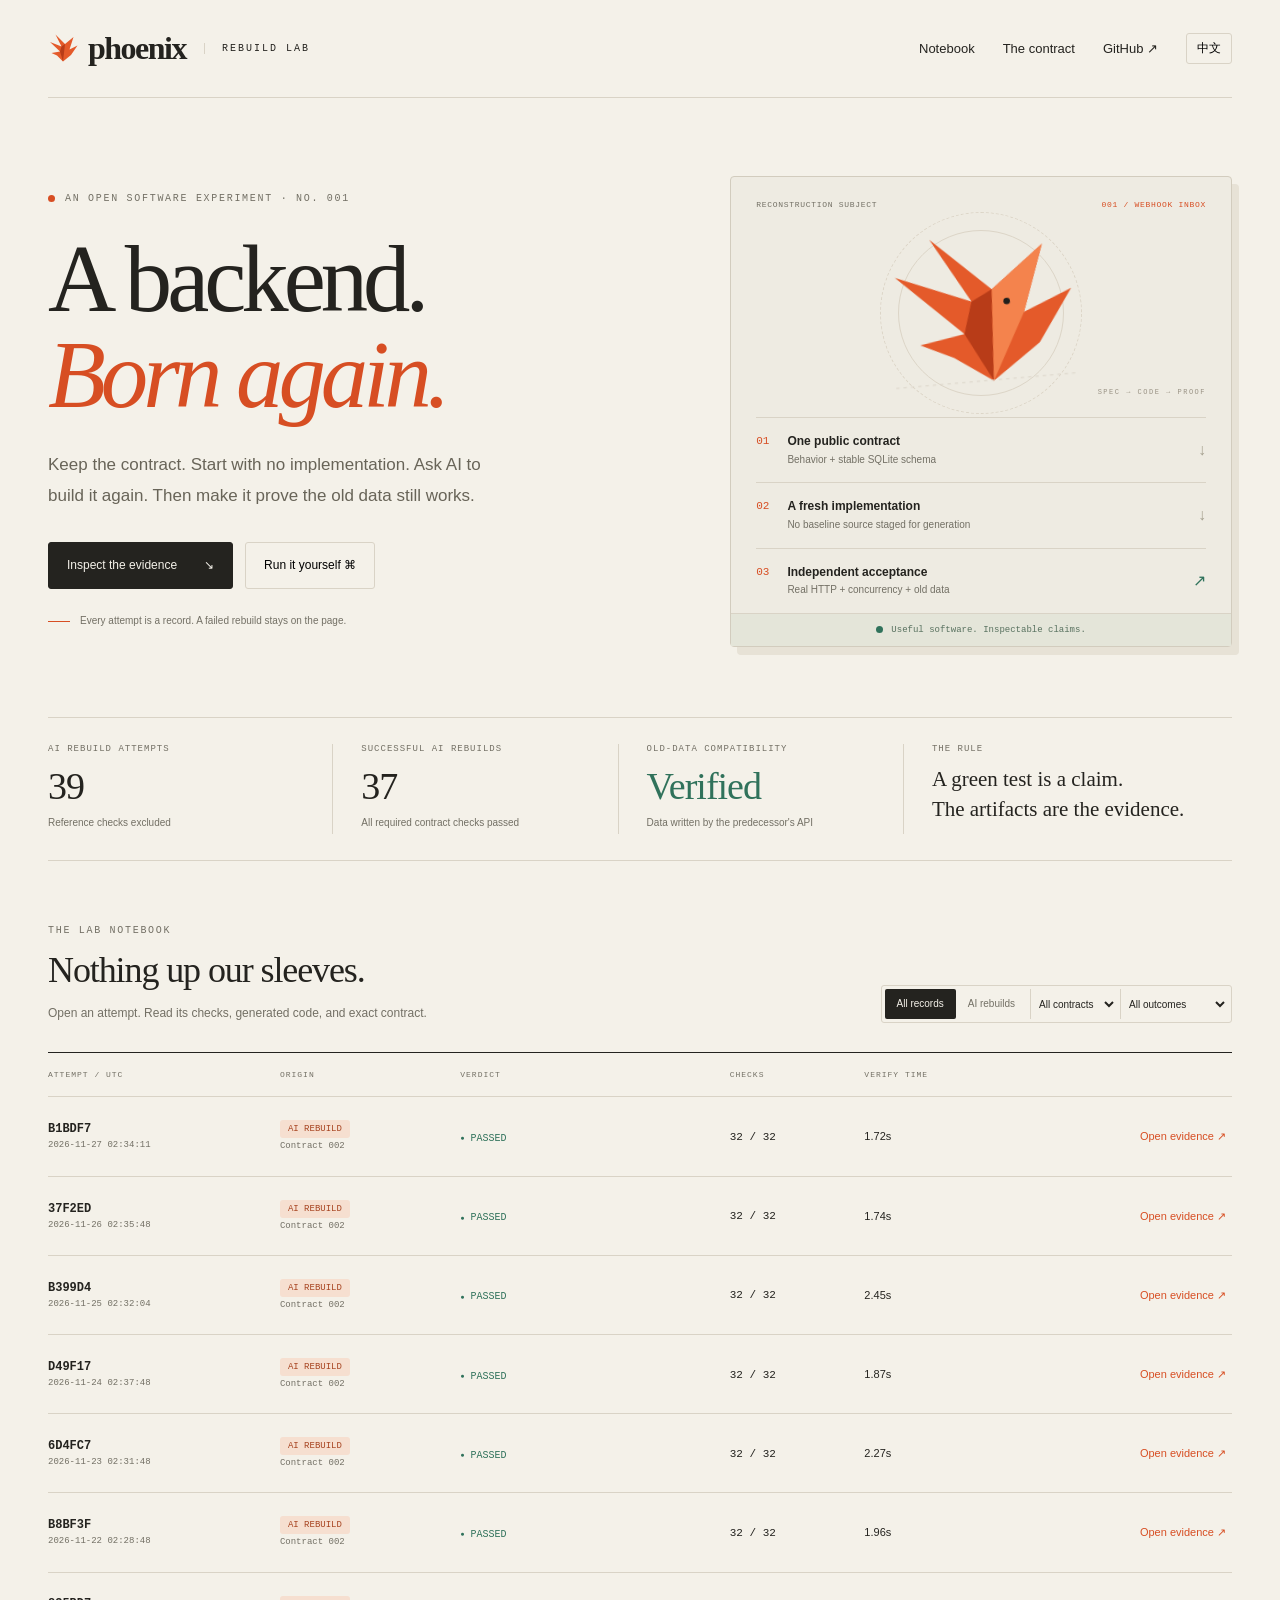
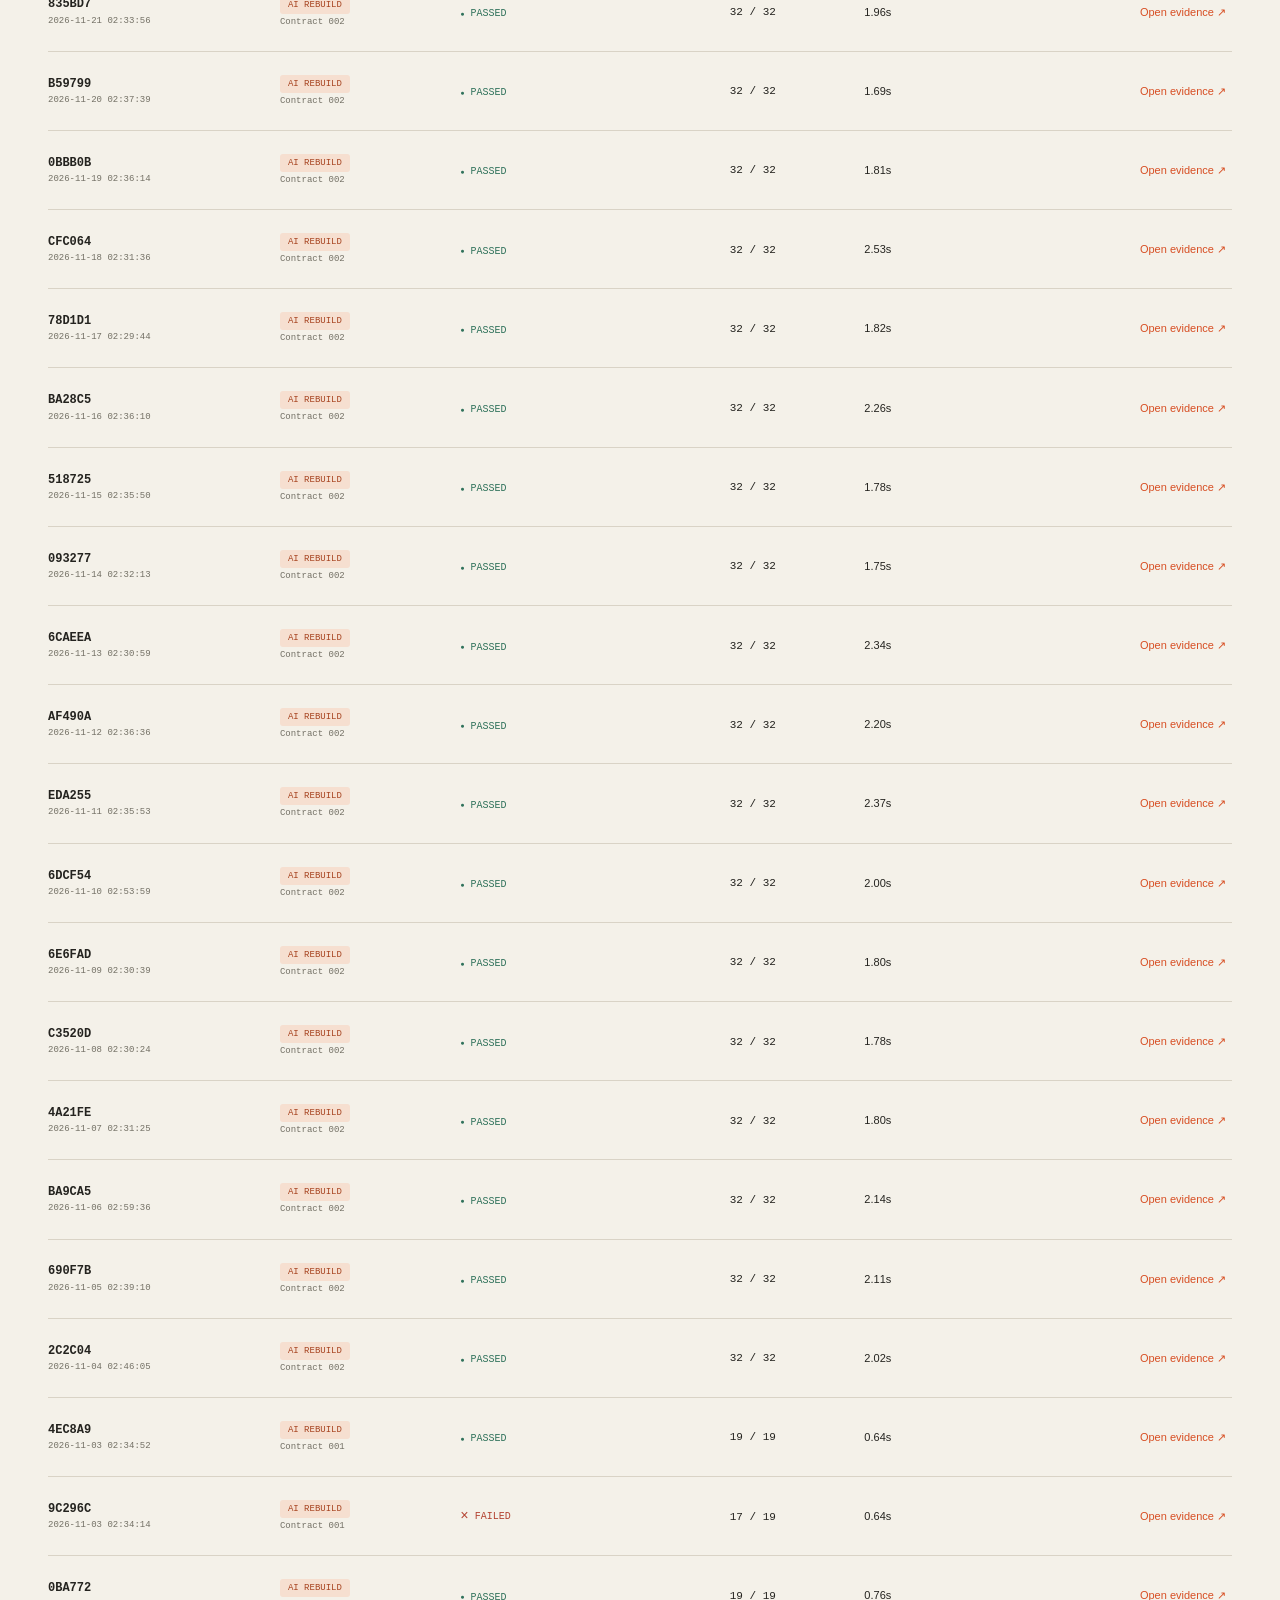
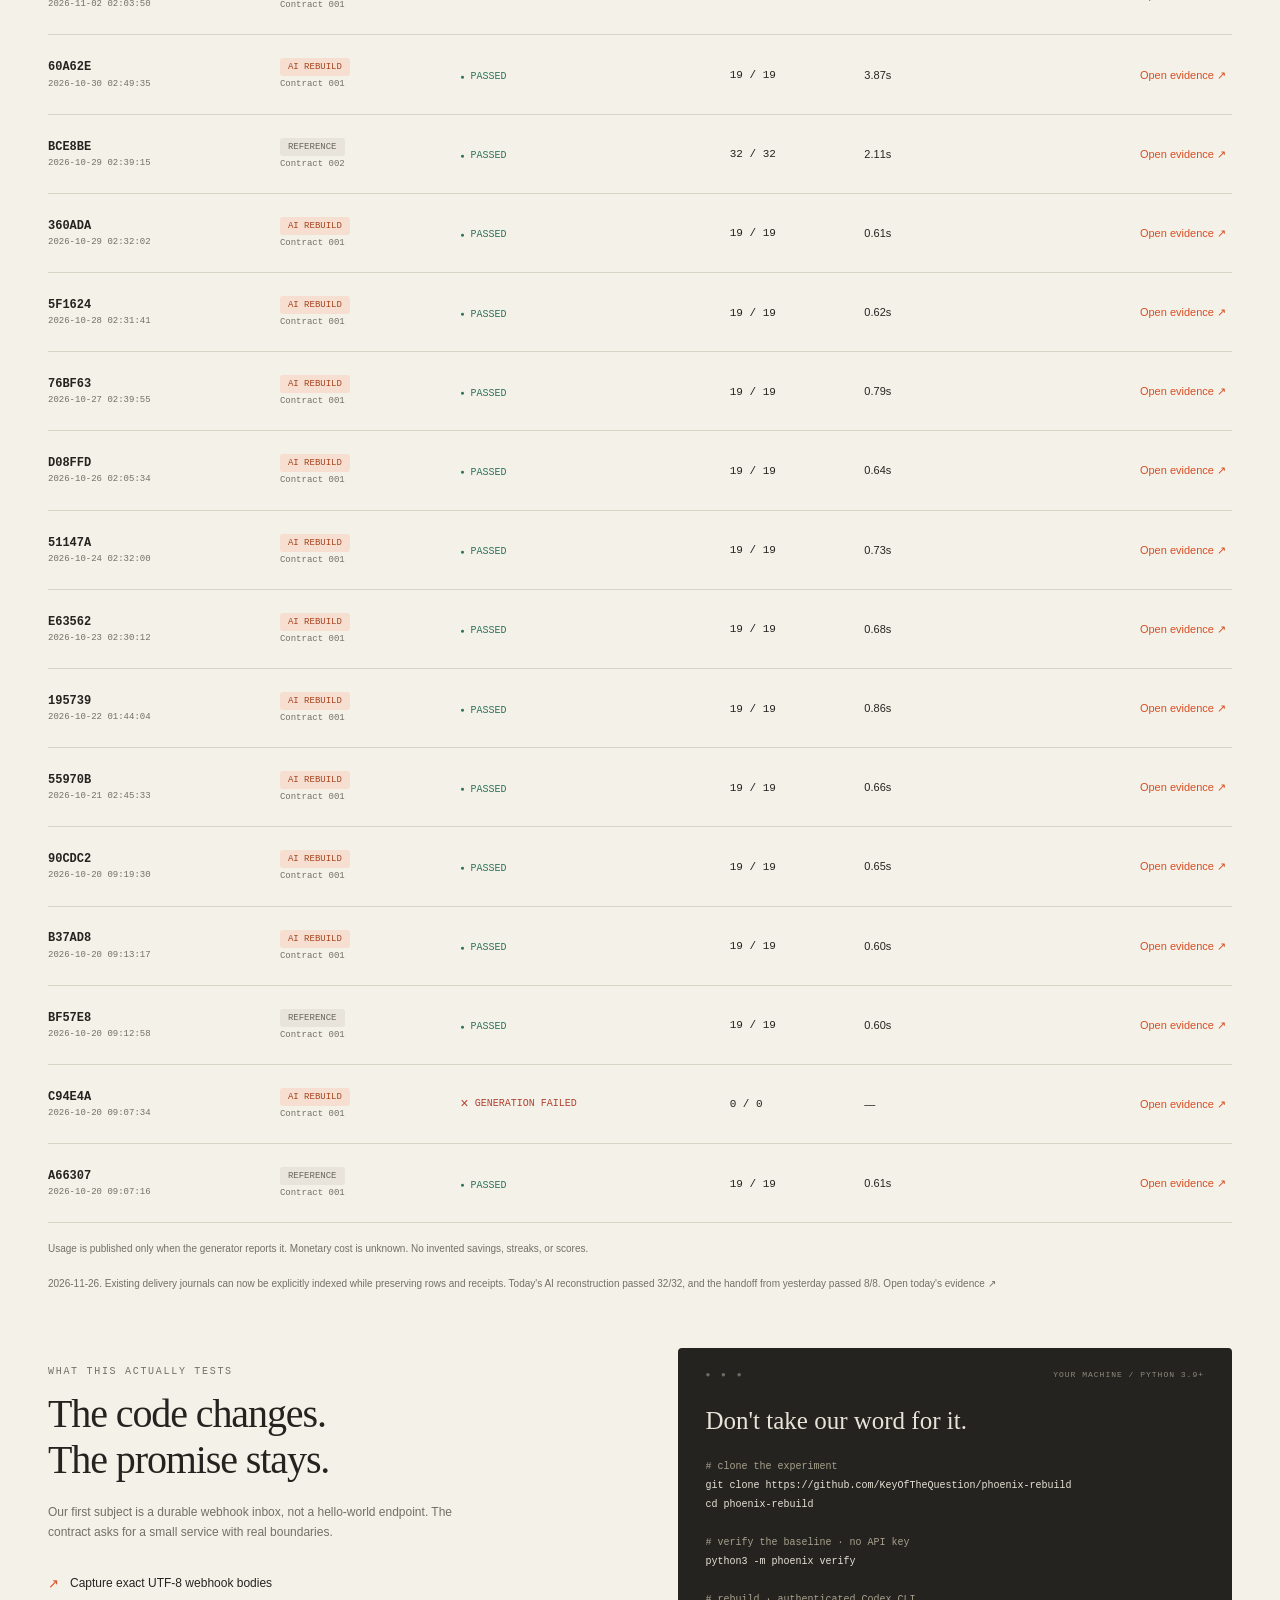
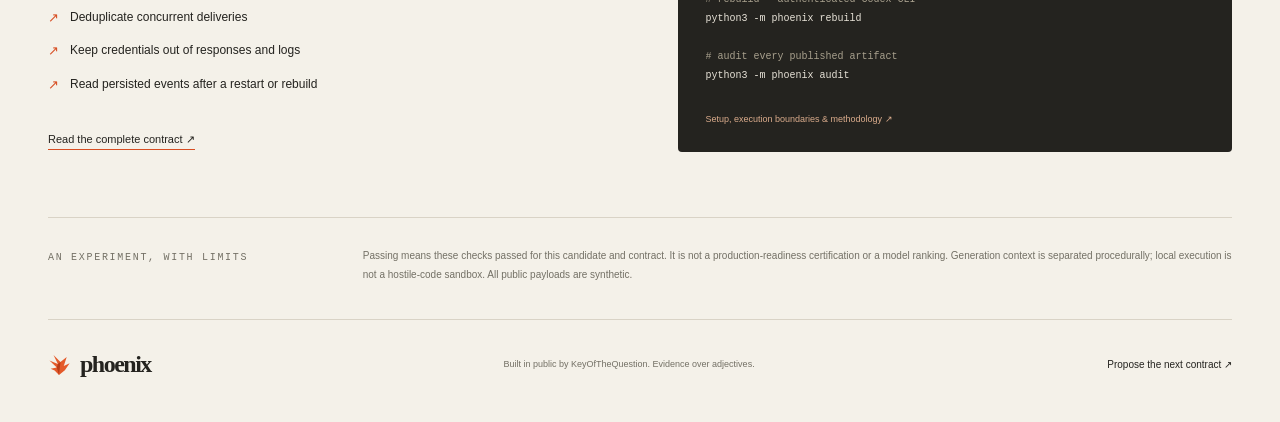
<file: docs/index.html>
<!doctype html>
<html lang="en">
<head>
  <meta charset="utf-8">
  <meta name="viewport" content="width=device-width,initial-scale=1">
  <meta name="theme-color" content="#f4f1e9">
  <meta name="description" content="Can AI rebuild the same backend from a contract? Phoenix publishes the source, acceptance checks, and data compatibility evidence from every attempt.">
  <meta property="og:title" content="Phoenix — a backend, born again.">
  <meta property="og:description" content="Fresh code. The same contract. The old data. An open, executable AI engineering experiment.">
  <meta property="og:image" content="https://keyofthequestion.github.io/phoenix-rebuild/og.svg">
  <title>Phoenix — A backend, born again.</title>
  <link rel="icon" type="image/svg+xml" href="mark.svg">
  <link rel="stylesheet" href="style.css?v=20261122">
  <script src="app.js?v=20261126" defer></script>
</head>
<body>
  <a class="skip" href="#notebook">Skip to experiment records</a>
  <header class="shell topbar">
    <a class="brand" href="#" aria-label="Phoenix home"><img src="mark.svg" width="30" height="32" alt=""><strong>phoenix</strong><span>REBUILD LAB</span></a>
    <nav aria-label="Main navigation"><a href="#notebook" data-i18n="navNotebook">Notebook</a><a href="contract.html" data-i18n="navContract">The contract</a><a href="https://github.com/KeyOfTheQuestion/phoenix-rebuild" target="_blank" rel="noopener">GitHub ↗</a><button id="language" class="language" aria-label="Switch language">中文</button></nav>
  </header>
  <main>
    <section class="shell hero">
      <div class="hero-copy">
        <div class="eyebrow"><span class="orange-dot"></span><span data-i18n="eyebrow">AN OPEN SOFTWARE EXPERIMENT · NO. 001</span></div>
        <h1 data-i18n="headline">A backend.<br><em>Born again.</em></h1>
        <p class="intro" data-i18n="intro">Keep the contract. Start with no implementation. Ask AI to build it again. Then make it prove the old data still works.</p>
        <div class="hero-actions"><a class="button primary" href="#notebook"><span data-i18n="inspect">Inspect the evidence</span><span>↘</span></a><button class="button secondary" id="copy-command" type="button" data-i18n="run">Run it yourself ⌘</button></div>
        <div class="hero-footnote"><span class="tiny-rule"></span><span data-i18n="footnote">Every attempt is a record. A failed rebuild stays on the page.</span></div>
      </div>
      <div class="experiment-card" aria-label="Reconstruction experiment diagram">
        <div class="card-caption"><span data-i18n="subjectLabel">RECONSTRUCTION SUBJECT</span><span class="capsule">001 / WEBHOOK INBOX</span></div>
        <div class="phoenix-art" aria-hidden="true"><div class="orbit orbit-one"></div><div class="orbit orbit-two"></div><svg viewBox="0 0 300 240"><path d="M48 68L139 105L94 25L165 92L231 42L202 123L262 99L218 162L158 204L112 172L72 153L127 144Z" fill="#e45a2a"/><path d="M139 105L165 92L158 204L127 144Z" fill="#b83c18"/><path d="M165 92L231 42L202 123L158 204Z" fill="#f4834d"/><circle cx="182" cy="108" r="4" fill="#201f1c"/><path d="M38 203H260" stroke="#d8d2c4" stroke-dasharray="4 5"/></svg><span class="coordinate">SPEC → CODE → PROOF</span></div>
        <div class="flow-step"><span class="step-number">01</span><div><b data-i18n="flow1">One public contract</b><small data-i18n="flow1sub">Behavior + stable SQLite schema</small></div><span class="flow-symbol">↓</span></div>
        <div class="flow-step"><span class="step-number">02</span><div><b data-i18n="flow2">A fresh implementation</b><small data-i18n="flow2sub">No baseline source staged for generation</small></div><span class="flow-symbol">↓</span></div>
        <div class="flow-step"><span class="step-number">03</span><div><b data-i18n="flow3">Independent acceptance</b><small data-i18n="flow3sub">Real HTTP + concurrency + old data</small></div><span class="flow-symbol checkmark">↗</span></div>
        <div class="card-bottom"><span class="green-dot"></span><span data-i18n="cardBottom">Useful software. Inspectable claims.</span></div>
      </div>
    </section>
    <section class="shell metric-strip" aria-label="Measured experiment results">
      <div><span class="metric-label" data-i18n="aiRuns">AI REBUILD ATTEMPTS</span><b id="ai-count">—</b><small data-i18n="aiCountNote">Reference checks excluded</small></div>
      <div><span class="metric-label" data-i18n="successful">SUCCESSFUL AI REBUILDS</span><b id="success-count">—</b><small data-i18n="successNote">All required contract checks passed</small></div>
      <div><span class="metric-label" data-i18n="compat">OLD-DATA COMPATIBILITY</span><b id="compat-status">—</b><small data-i18n="compatNote">Data written by the predecessor's API</small></div>
      <div class="metric-principle"><span class="metric-label" data-i18n="principle">THE RULE</span><p data-i18n="principleText">A green test is a claim.<br>The artifacts are the evidence.</p></div>
    </section>
    <section class="shell notebook" id="notebook">
      <div class="section-heading">
        <div><div class="eyebrow" data-i18n="labNotes">THE LAB NOTEBOOK</div><h2 data-i18n="recordTitle">Nothing up our sleeves.</h2><p data-i18n="recordIntro">Open an attempt. Read its checks, generated code, and exact contract.</p></div>
        <div class="filters" role="group" aria-labelledby="record-filters-label">
          <span class="sr-only" id="record-filters-label" data-i18n="recordFilters">Filter experiment records</span>
          <button class="active" data-filter="all" aria-pressed="true" data-i18n="all">All records</button>
          <button data-filter="ai-rebuild" aria-pressed="false" data-i18n="aiOnly">AI rebuilds</button>
          <label class="sr-only" for="contract-filter" data-i18n="contractFilter">Filter by contract</label>
          <select id="contract-filter">
            <option value="all" data-i18n="allContracts">All contracts</option>
            <option value="001" data-i18n="contract001">Contract 001</option>
            <option value="002" data-i18n="contract002">Contract 002</option>
          </select>
          <label class="sr-only" for="outcome-filter" data-i18n="outcomeFilter">Filter by outcome</label>
          <select id="outcome-filter">
            <option value="all" data-i18n="allOutcomes">All outcomes</option>
            <option value="passed" data-i18n="passedOutcome">Passed</option>
            <option value="failed" data-i18n="failedOutcome">Acceptance failed</option>
            <option value="generation-failed" data-i18n="generationFailedOutcome">Generation failed</option>
            <option value="verification-error" data-i18n="verificationErrorOutcome">Verification error</option>
          </select>
        </div>
      </div>
      <div id="load-error" role="status" hidden></div>
      <div class="table-wrap"><table><caption class="sr-only">Phoenix experiment records</caption><thead><tr><th data-i18n="colAttempt">ATTEMPT / UTC</th><th data-i18n="colOrigin">ORIGIN</th><th data-i18n="colVerdict">VERDICT</th><th data-i18n="colChecks">CHECKS</th><th data-i18n="colDuration">VERIFY TIME</th><th><span class="sr-only">Evidence</span></th></tr></thead><tbody id="runs"><tr><td colspan="6" class="empty" data-i18n="loading">Loading the public record…</td></tr></tbody></table></div>
      <p class="ledger-note" data-i18n="ledgerNote">Usage is published only when the generator reports it. Monetary cost is unknown. No invented savings, streaks, or scores.</p>
      <p class="ledger-note" data-i18n="maintenanceNote">2026-11-26. Existing delivery journals can now be explicitly indexed while preserving rows and receipts. Today's AI reconstruction passed 32/32, and the handoff from yesterday passed 8/8. <a href="?run=20261126T023550Z-37f2ed">Open today's evidence ↗</a></p>
    </section>
    <section class="shell lower-grid">
      <article class="method"><div class="eyebrow" data-i18n="whatProves">WHAT THIS ACTUALLY TESTS</div><h2 data-i18n="methodTitle">The code changes.<br>The promise stays.</h2><p data-i18n="methodIntro">Our first subject is a durable webhook inbox, not a hello-world endpoint. The contract asks for a small service with real boundaries.</p><ul><li data-i18n="feature1">Capture exact UTF-8 webhook bodies</li><li data-i18n="feature2">Deduplicate concurrent deliveries</li><li data-i18n="feature3">Keep credentials out of responses and logs</li><li data-i18n="feature4">Read persisted events after a restart or rebuild</li></ul><a class="text-link" href="contract.html" data-i18n="readContract">Read the complete contract ↗</a></article>
      <article class="terminal-card"><div class="terminal-top"><span>● ● ●</span><span>YOUR MACHINE / PYTHON 3.9+</span></div><h3 data-i18n="replicate">Don't take our word for it.</h3><pre><code><span class="comment"># clone the experiment</span>
git clone https://github.com/KeyOfTheQuestion/phoenix-rebuild
cd phoenix-rebuild

<span class="comment"># verify the baseline · no API key</span>
python3 -m phoenix verify

<span class="comment"># rebuild · authenticated Codex CLI</span>
python3 -m phoenix rebuild

<span class="comment"># audit every published artifact</span>
python3 -m phoenix audit</code></pre><a class="terminal-link" href="https://github.com/KeyOfTheQuestion/phoenix-rebuild/blob/main/docs/setup.md" data-i18n="setup">Setup, execution boundaries & methodology ↗</a></article>
    </section>
    <section class="shell limits"><span class="eyebrow" data-i18n="honestTitle">AN EXPERIMENT, WITH LIMITS</span><p data-i18n="honestBody">Passing means these checks passed for this candidate and contract. It is not a production-readiness certification or a model ranking. Generation context is separated procedurally; local execution is not a hostile-code sandbox. All public payloads are synthetic.</p></section>
  </main>
  <footer class="shell footer"><a class="brand" href="#"><img src="mark.svg" alt="" width="22" height="24"><strong>phoenix</strong></a><span data-i18n="footer">Built in public by KeyOfTheQuestion. Evidence over adjectives.</span><a href="https://github.com/KeyOfTheQuestion/phoenix-rebuild/issues/new?template=contract-change.yml" data-i18n="challenge">Propose the next contract ↗</a></footer>
  <dialog id="evidence-dialog" aria-labelledby="dialog-title">
    <div class="dialog-top"><span class="eyebrow">EVIDENCE / <span id="dialog-run-id"></span></span><button id="close-dialog" type="button" aria-label="Close evidence">×</button></div>
    <h2 id="dialog-title">Acceptance report</h2><p id="dialog-summary"></p>
    <div class="artifact-links" id="artifact-links"></div>
    <p><a class="text-link" id="evidence-permalink">Permalink ↗</a></p>
    <section id="replay-instructions" hidden aria-labelledby="replay-heading">
      <h3 id="replay-heading">Replay this record</h3>
      <pre class="replay-command"><code id="replay-command"></code></pre>
      <p class="ledger-note" id="replay-notice"></p>
    </section>
    <div id="checks-list"></div><p class="ledger-note" id="dialog-provenance"></p>
  </dialog>
</body>
</html>
</file>
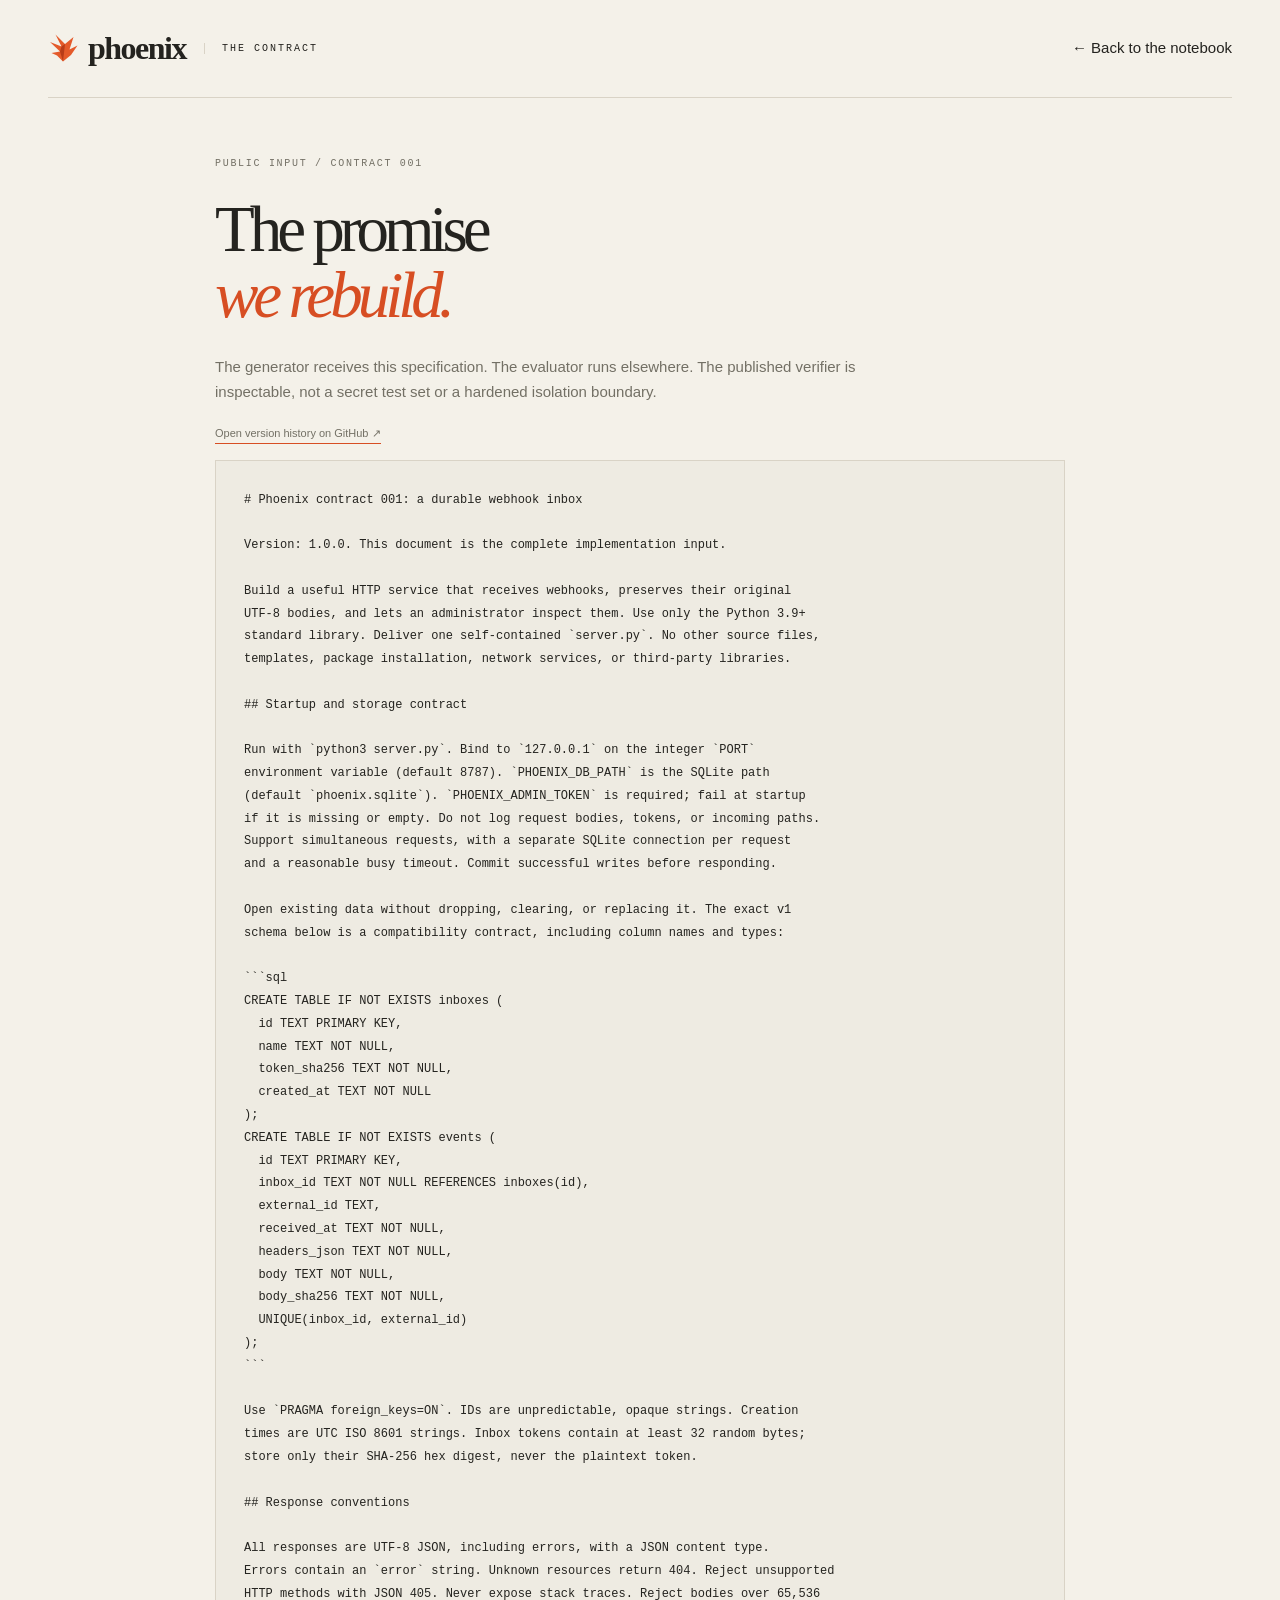
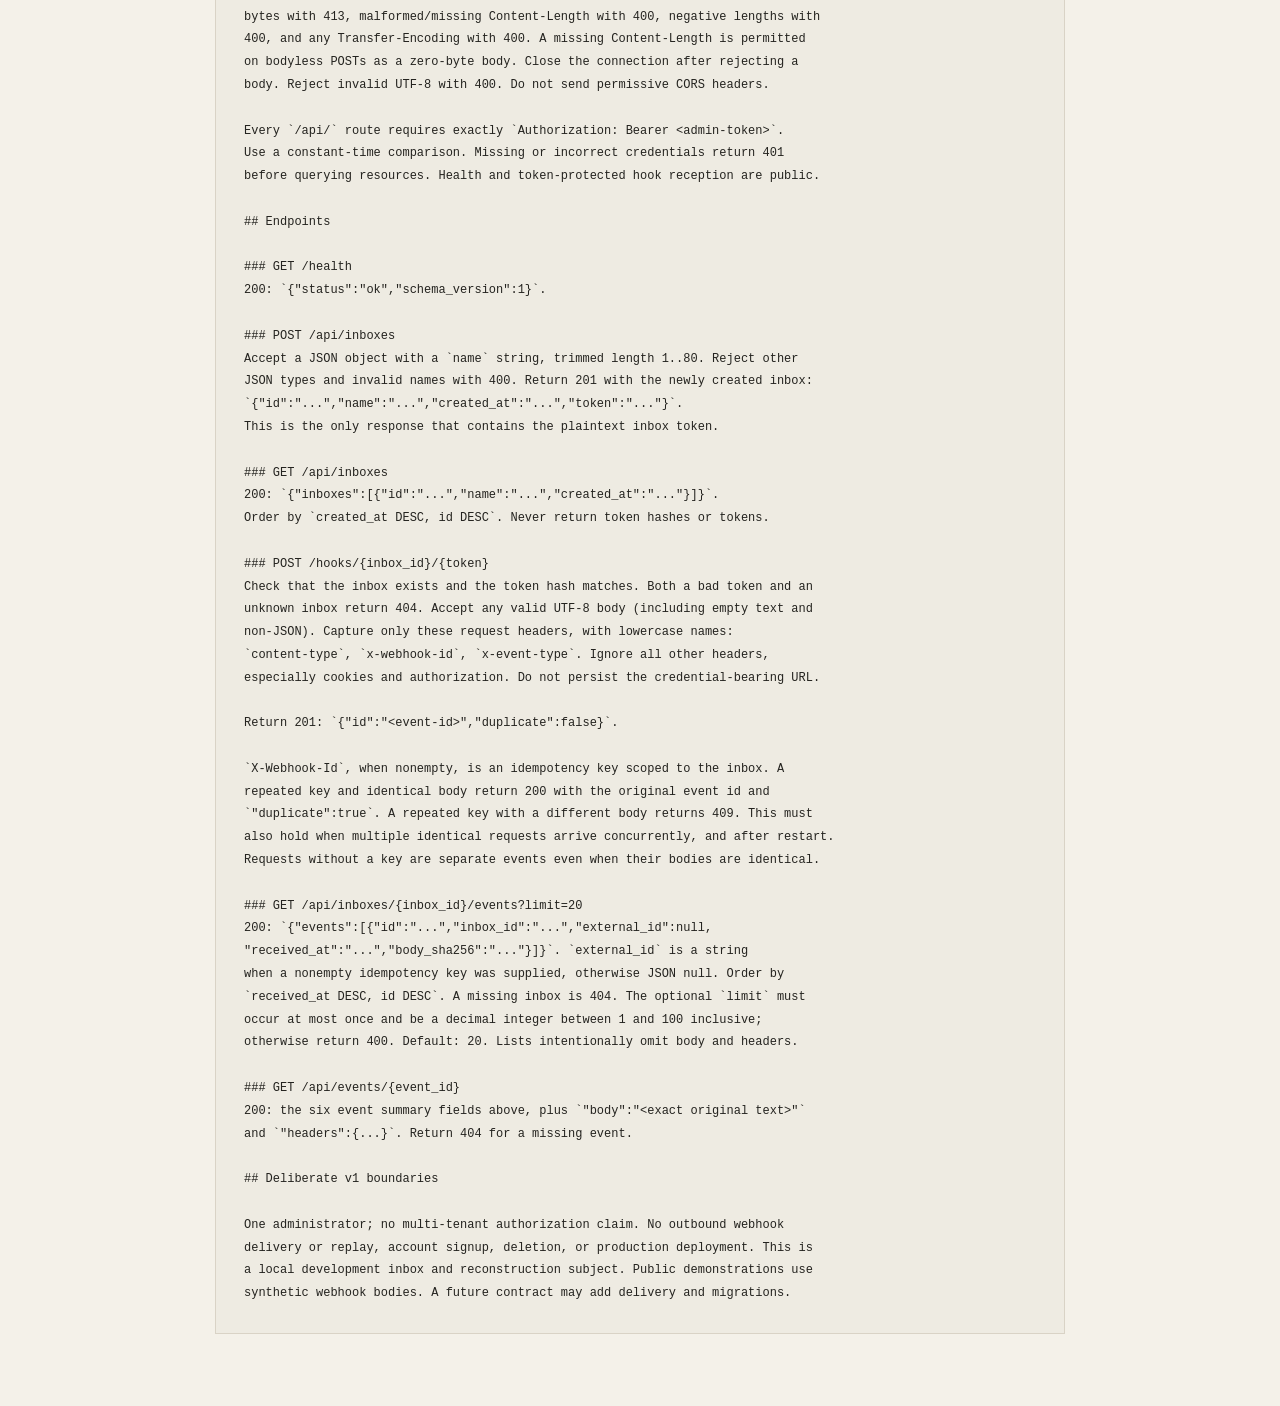
<file: docs/contract.html>
<!doctype html><html lang="en"><head><meta charset="utf-8"><meta name="viewport" content="width=device-width,initial-scale=1"><title>The contract · Phoenix</title><link rel="icon" href="mark.svg"><link rel="stylesheet" href="style.css"></head><body><header class="shell topbar"><a class="brand" href="index.html"><img src="mark.svg" width="30" height="32" alt=""><strong>phoenix</strong><span>THE CONTRACT</span></a><a href="index.html#notebook">← Back to the notebook</a></header><main class="shell contract-main"><div class="eyebrow">PUBLIC INPUT / CONTRACT 001</div><h1>The promise<br><em>we rebuild.</em></h1><p>The generator receives this specification. The evaluator runs elsewhere. The published verifier is inspectable, not a secret test set or a hardened isolation boundary.</p><p><a class="text-link" href="https://github.com/KeyOfTheQuestion/phoenix-rebuild/blob/main/specs/webhook-inbox.md">Open version history on GitHub ↗</a></p><pre id="specification">Loading the contract…</pre></main><script>fetch('contract.md').then(r=>{if(!r.ok)throw new Error();return r.text()}).then(s=>document.getElementById('specification').textContent=s).catch(()=>document.getElementById('specification').textContent='Unable to load the contract. Use the GitHub link above.');</script></body></html>
</file>
<file: docs/style.css>
:root{--paper:#f4f1e9;--ink:#24231f;--muted:#737065;--line:#d9d3c6;--accent:#d74e23;--green:#30725b;--mono:'SFMono-Regular',Consolas,'Liberation Mono',monospace;--sans:'Avenir Next',Avenir,'Helvetica Neue',sans-serif;--serif:'Iowan Old Style','Palatino Linotype',Georgia,serif}*{box-sizing:border-box}html{scroll-behavior:smooth;scroll-padding-top:30px}body{margin:0;background:var(--paper);color:var(--ink);font-family:var(--sans);font-size:15px;line-height:1.65}a{color:inherit;text-decoration:none}button{font:inherit;cursor:pointer}button:disabled{cursor:wait}button:focus-visible,a:focus-visible{outline:3px solid var(--accent);outline-offset:5px}.shell{width:min(1200px,calc(100% - 96px));margin-inline:auto}.topbar{height:98px;border-bottom:1px solid var(--line);display:flex;align-items:center;justify-content:space-between;gap:24px}.brand{display:flex;align-items:center;gap:10px}.brand strong{font-family:var(--serif);font-size:32px;letter-spacing:-1.5px}.brand>span{font:10px var(--mono);letter-spacing:2px;border-left:1px solid var(--line);padding-left:17px;margin-left:8px}.topbar nav{display:flex;gap:28px;align-items:center;font-size:13px}.topbar nav a:hover,.text-link:hover,.footer>a:last-child:hover{color:var(--accent)}.language{background:transparent;border:1px solid var(--line);border-radius:3px;padding:5px 10px;font-size:12px}.hero{display:grid;grid-template-columns:1.2fr 1fr;gap:80px;padding-block:78px 70px;align-items:center}.eyebrow{font:10px var(--mono);letter-spacing:1.7px;display:flex;align-items:center;gap:10px;color:var(--muted)}.orange-dot,.green-dot{width:7px;height:7px;flex:none;border-radius:50%;display:inline-block;background:var(--accent)}.green-dot{background:var(--green)}h1{font-family:var(--serif);font-weight:400;letter-spacing:-5px;font-size:clamp(64px,7.4vw,108px);line-height:1.01;margin:28px 0 27px}h1 em{color:var(--accent);font-weight:400}.intro{max-width:440px;font-size:17px;line-height:1.8;color:#686458;margin:0 0 30px}.hero-actions{display:flex;flex-wrap:wrap;gap:12px}.button{display:inline-flex;justify-content:space-between;align-items:center;gap:27px;border:1px solid var(--line);padding:13px 18px;border-radius:3px;font-size:12px}.primary{background:var(--ink);color:var(--paper);border-color:var(--ink)}.primary:hover{background:var(--accent);border-color:var(--accent)}.secondary{background:transparent}.secondary:hover{border-color:var(--ink)}.hero-footnote{display:flex;gap:10px;align-items:center;color:var(--muted);font-size:10px;margin-top:24px}.tiny-rule{width:22px;height:1px;background:var(--accent);flex:none}.experiment-card{border:1px solid #d2ccbe;background:#eeebe2;border-radius:4px;box-shadow:7px 8px 0 #e7e2d6;padding:23px 25px 0}.card-caption{display:flex;gap:10px;justify-content:space-between;font:8px var(--mono);letter-spacing:.7px;color:var(--muted)}.capsule{color:var(--accent)}.phoenix-art{position:relative;height:208px;overflow:hidden;display:flex;justify-content:center;align-items:center}.phoenix-art svg{width:245px;height:196px;z-index:1;transform:rotate(-5deg);animation:rise 1.5s ease-out both}.coordinate{position:absolute;right:0;bottom:21px;font:7px var(--mono);letter-spacing:1.5px;color:#999284}.orbit{position:absolute;width:166px;height:166px;border:1px solid #dcd5c7;border-radius:50%;left:50%;top:50%;transform:translate(-50%,-50%)}.orbit-two{width:202px;height:202px;border-style:dashed}.flow-step{display:flex;gap:18px;align-items:center;border-top:1px solid var(--line);padding:14px 0}.step-number{font:11px var(--mono);color:var(--accent);align-self:flex-start;padding-top:3px}.flow-step b{display:block;font-size:12px;font-weight:600}.flow-step small{display:block;color:var(--muted);font-size:10px}.flow-symbol{margin-left:auto;font-size:16px;color:#a5a08f}.checkmark{color:var(--green)}.card-bottom{display:flex;align-items:center;justify-content:center;gap:8px;padding:11px;margin-inline:-25px;background:#e4e5d9;font:9px var(--mono);color:#58715f;border-top:1px solid var(--line)}.metric-strip{border-top:1px solid var(--line);border-bottom:1px solid var(--line);display:grid;grid-template-columns:repeat(3,1fr) 1.15fr;padding-block:26px}.metric-strip>div{border-right:1px solid var(--line);padding:0 28px}.metric-strip>div:first-child{padding-left:0}.metric-strip>div:last-child{border:0;padding-right:0}.metric-label{display:block;font:9px var(--mono);letter-spacing:1px;color:var(--muted);margin-bottom:10px}.metric-strip b{font:38px/1.2 var(--serif);display:block;letter-spacing:-1px}.metric-strip small{font-size:10px;color:var(--muted)}.metric-principle p{font:21px/1.45 var(--serif);margin:0}.notebook{padding-block:64px 55px}.section-heading{display:flex;align-items:flex-end;justify-content:space-between;gap:24px;margin-bottom:29px}h2{font:36px/1.15 var(--serif);letter-spacing:-1.1px;margin:14px 0 12px}.section-heading p{color:var(--muted);font-size:12px;margin:0}.filters{display:flex;border:1px solid var(--line);border-radius:3px;padding:3px;flex-shrink:0}.filters button{font-size:10px;border:0;padding:7px 12px;color:var(--muted);background:none;border-radius:2px}.filters .active{background:var(--ink);color:var(--paper)}.table-wrap{overflow-x:auto;border-top:1px solid var(--ink)}table{border-collapse:collapse;width:100%;text-align:left;white-space:nowrap}th{font:8px var(--mono);letter-spacing:1px;color:var(--muted);padding:17px 12px;border-bottom:1px solid var(--line)}th:first-child,td:first-child{padding-left:0}td{padding:21px 12px;border-bottom:1px solid var(--line);font-size:11px}td:last-child{text-align:right;padding-right:0}td small{display:block;font:9px/1.8 var(--mono);color:var(--muted)}.run-name{font:12px var(--mono);font-weight:bold}.badge{display:inline-block;font:9px var(--mono);padding:4px 8px;border-radius:3px;background:#e8e4db;color:#6b665a}.badge.ai{background:#f6dfd0;color:#a74421}.verdict{font:10px var(--mono);display:inline-flex;gap:6px;align-items:center}.verdict.pass{color:var(--green)}.verdict.fail{color:#b34231}.verdict.pass:before{content:'●';font-size:7px}.verdict.fail:before{content:'×';font-size:14px}.evidence-button{background:none;border:0;color:var(--accent);font-size:11px}.evidence-button:hover{text-decoration:underline}.ledger-note{font-size:10px;color:var(--muted);line-height:1.8;margin:17px 0 0}.empty{color:var(--muted);padding-block:30px}.lower-grid{display:grid;grid-template-columns:1fr 1fr;gap:75px;padding-bottom:65px}.method{padding-top:18px}.method h2{font-size:40px}.method p{color:var(--muted);max-width:430px;font-size:12px;margin:20px 0}.method ul{list-style:none;padding:0;margin:24px 0;font-size:12px}.method li{padding:7px 0;display:flex;gap:11px;align-items:center}.method li:before{content:'↗';color:var(--accent);font:13px var(--mono)}.text-link{font-size:11px;border-bottom:1px solid var(--accent);padding-bottom:4px}.terminal-card{background:var(--ink);color:#e8e3d8;border-radius:4px;padding:22px 28px;min-width:0}.terminal-top{display:flex;align-items:center;justify-content:space-between;color:#8e8a7c;font:8px var(--mono);letter-spacing:1px}.terminal-top>span:first-child{letter-spacing:3px;color:#6e6b60}.terminal-card h3{font:25px var(--serif);font-weight:400;margin:28px 0 22px}.terminal-card pre{font:10px/1.9 var(--mono);overflow-x:auto;margin-bottom:20px}.comment{color:#a9a18e}.terminal-link{color:#dbac8c;font-size:9px}.terminal-link:hover{text-decoration:underline}.limits{border-top:1px solid var(--line);padding-block:28px 35px;display:grid;grid-template-columns:1fr 3fr;gap:25px}.limits .eyebrow{align-self:flex-start;margin-top:4px;line-height:1.6}.limits p{margin:0;color:var(--muted);font-size:10px;line-height:1.9}.footer{border-top:1px solid var(--line);padding-block:25px;display:flex;align-items:center;justify-content:space-between;gap:20px}.footer .brand strong{font-size:24px}.footer>span{font-size:9px;color:var(--muted)}.footer>a:last-child{font-size:10px}dialog{border:1px solid var(--line);border-radius:6px;background:var(--paper);color:var(--ink);padding:28px;width:min(760px,calc(100% - 32px));max-height:85vh;box-shadow:0 25px 90px #0004}dialog::backdrop{background:#24231f88;backdrop-filter:blur(3px)}.dialog-top{display:flex;justify-content:space-between;gap:15px;align-items:center}.dialog-top button{font-size:28px;background:none;border:0;line-height:1}dialog h2{font-size:30px}dialog>p{font-size:12px;color:var(--muted)}.artifact-links{display:flex;flex-wrap:wrap;gap:8px;margin:20px 0}.artifact-links a{font:10px var(--mono);border:1px solid var(--line);padding:6px 10px}.artifact-links a:hover{border-color:var(--accent);color:var(--accent)}.check-row{border-top:1px solid var(--line);padding:11px 0;display:flex;gap:15px;align-items:baseline;font-size:11px}.check-id{font:9px var(--mono);color:var(--muted);width:30px;flex:none}.check-row .result{margin-left:auto;color:var(--green);font:9px var(--mono)}.check-row.failed .result{color:#b34231}.check-error{font:10px var(--mono);color:#b34231;overflow-wrap:anywhere}.sr-only{position:absolute;width:1px;height:1px;overflow:hidden;clip:rect(0,0,0,0)}.skip{position:absolute;top:-70px;left:20px;padding:10px;background:var(--ink);color:white;z-index:10}.skip:focus{top:10px}.notice{border-left:2px solid var(--accent);padding:12px 18px;background:#eae5d9;font-size:12px}.contract-main{max-width:850px;padding-block:60px}.contract-main pre{white-space:pre-wrap;overflow-wrap:anywhere;font:12px/1.9 var(--mono);padding:28px;border:1px solid var(--line);background:#eeebe2}.contract-main h1{font-size:65px}.contract-main>p{color:var(--muted);max-width:650px}@keyframes rise{from{opacity:0;transform:translateY(12px) rotate(-10deg)}to{opacity:1;transform:translateY(0) rotate(-5deg)}}@media(prefers-reduced-motion:reduce){html{scroll-behavior:auto}*,*:before,*:after{animation:none!important;transition:none!important}}@media(min-width:1600px){.hero{gap:120px}}@media(max-width:1000px){.shell{width:calc(100% - 56px)}.hero{gap:40px;padding-top:55px}.brand>span{display:none}.topbar nav{gap:20px}h1{letter-spacing:-3px}.metric-strip>div{padding-inline:17px}.metric-label{font-size:8px}.metric-principle p{font-size:18px}.lower-grid{gap:35px}.card-caption{font-size:7px}.card-caption .capsule{letter-spacing:0}}@media(max-width:700px){.shell{width:calc(100% - 36px)}.topbar{height:76px}.brand strong{font-size:28px}.topbar nav{gap:15px}.topbar nav>a:first-child,.topbar nav>a:nth-child(2){display:none}.hero{grid-template-columns:1fr;gap:42px;padding-block:44px 45px}.eyebrow{font-size:8px;letter-spacing:1px}h1{font-size:76px;margin-top:23px;letter-spacing:-4px}.intro{font-size:15px;max-width:100%;line-height:1.75}.hero-actions{gap:10px}.button{padding:12px 14px;gap:15px;font-size:11px}.hero-footnote{font-size:9px}.experiment-card{max-width:440px;width:100%;margin-inline:auto}.card-caption{font-size:8px}.phoenix-art{height:175px}.phoenix-art svg{height:175px}.metric-strip{grid-template-columns:1fr 1fr;gap:24px;padding-block:25px}.metric-strip>div{padding-inline:16px}.metric-strip>div:nth-child(2){border:0}.metric-strip>div:nth-child(3){padding-left:0}.metric-strip b{font-size:34px}.metric-strip small{font-size:9px}.metric-principle p{font-size:19px}.notebook{padding-block:44px 36px}.section-heading{align-items:flex-start;flex-direction:column;gap:20px}h2{font-size:32px}.section-heading p{font-size:11px}.filters button{font-size:10px}table{min-width:660px}.lower-grid{grid-template-columns:1fr;gap:30px;padding-bottom:40px}.method{padding-top:0}.method h2{font-size:36px}.terminal-card{padding:21px}.terminal-card pre{font-size:9px}.limits{grid-template-columns:1fr;gap:12px;padding-block:25px}.footer{flex-wrap:wrap;gap:15px}.footer>span{order:3;flex-basis:100%}.footer>a:last-child{margin-left:auto}dialog{padding:20px}.check-row{gap:9px;font-size:10px}.dialog-top .eyebrow{font-size:7px;overflow-wrap:anywhere}html[lang=zh-CN] h1{font-size:68px;letter-spacing:-3px;line-height:1.2}}
.section-heading {
  flex-wrap: wrap;
}
.filters {
  flex-wrap: wrap;
  max-width: 100%;
}
.filters select {
  min-width: 0;
  margin-left: 3px;
  padding: 6px 4px;
  border: 0;
  border-left: 1px solid var(--line);
  border-radius: 0;
  background: var(--paper);
  color: var(--ink);
  font: inherit;
  font-size: 10px;
}
.replay-command {
  white-space: pre-wrap;
  overflow-wrap: anywhere;
  font: 12px/1.6 var(--mono);
  border: 1px solid var(--line);
  padding: 12px;
}
</file>
